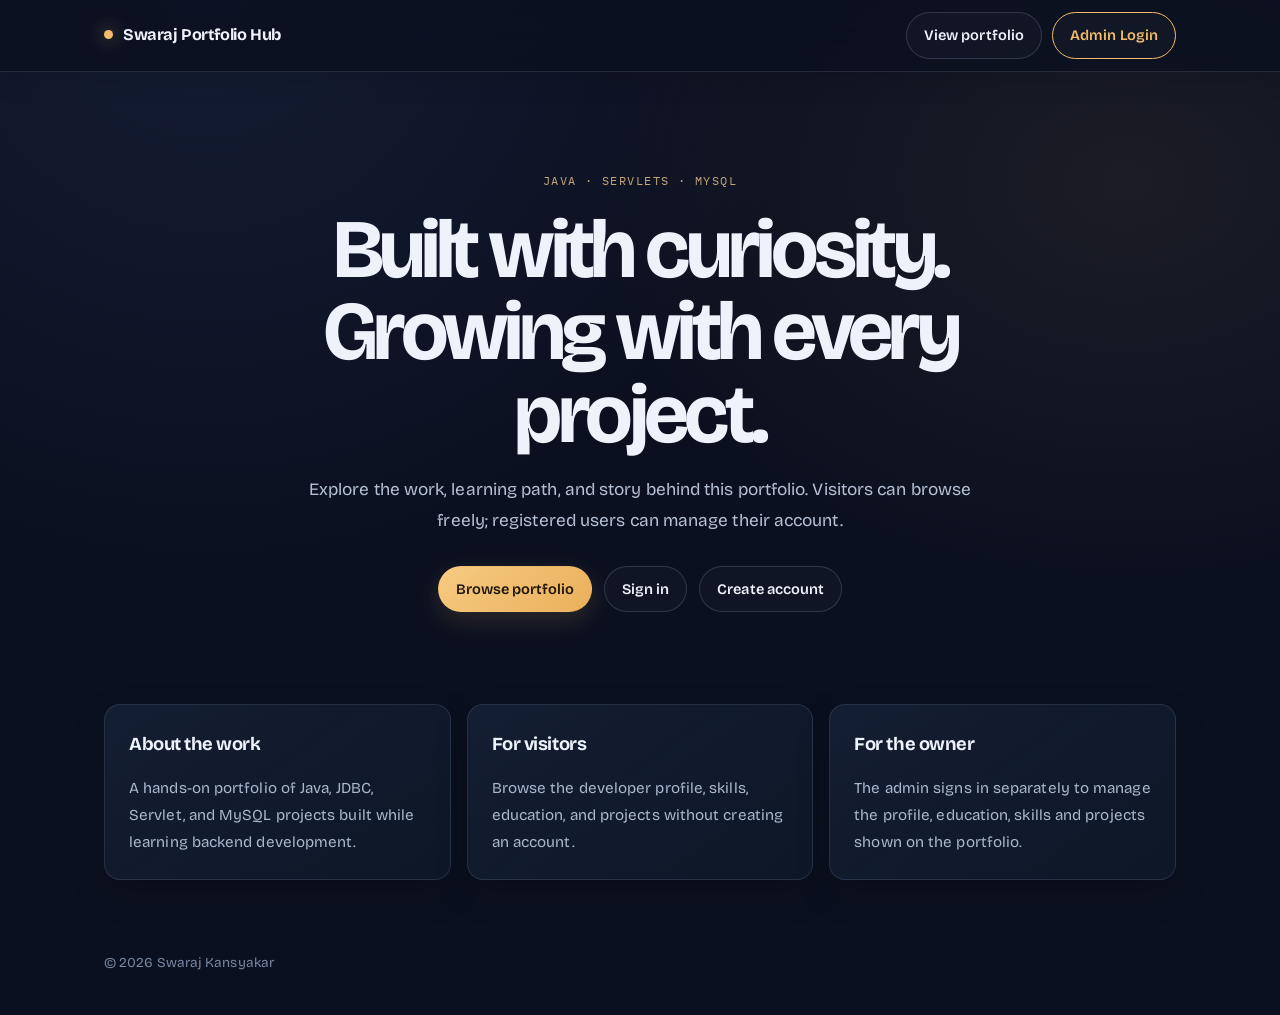
<file: frontend/index.html>
<!DOCTYPE html>
<html lang="en">
<head>
<meta charset="UTF-8">
<meta name="viewport" content="width=device-width, initial-scale=1">
<title>Swaraj Portfolio Hub</title>
<meta name="description" content="A Java Servlet + MySQL portfolio app with user accounts and an admin panel.">
<link rel="preconnect" href="https://fonts.googleapis.com">
<link rel="preconnect" href="https://fonts.gstatic.com" crossorigin>
<link href="https://fonts.googleapis.com/css2?family=Bricolage+Grotesque:opsz,wght@12..96,400;12..96,500;12..96,700&family=IBM+Plex+Mono:wght@400;500&display=swap" rel="stylesheet">
<link rel="stylesheet" href="css/style.css">
<link rel="stylesheet" href="css/pages.css">
</head>
<body>
<header class="bar">
  <a class="brand" href="index.html">Swaraj Portfolio Hub</a>
  <div class="right"><a class="btn" href="portfolio.html">View portfolio</a><a class="btn admin" href="admin-login.html">Admin Login</a></div>
</header>
<main class="wrap">
  <section class="lp">
    <p class="muted sm">Java &middot; Servlets &middot; MySQL</p>
    <h1>Built with curiosity.<br>Growing with every project.</h1>
    <p class="lead">Explore the work, learning path, and story behind this portfolio. Visitors can browse freely; registered users can manage their account.</p>
    <div class="btns">
      <button class="btn primary" type="button" id="guest">Browse portfolio</button>
      <a class="btn" href="login.html">Sign in</a>
      <a class="btn" href="register.html">Create account</a>
    </div>
  </section>
  <section class="cards" aria-label="About this app">
    <div class="panel"><h3>About the work</h3><p>A hands-on portfolio of Java, JDBC, Servlet, and MySQL projects built while learning backend development.</p></div>
    <div class="panel"><h3>For visitors</h3><p>Browse the developer profile, skills, education, and projects without creating an account.</p></div>
    <div class="panel"><h3>For the owner</h3><p>The admin signs in separately to manage the profile, education, skills and projects shown on the portfolio.</p></div>
  </section>
</main>
<footer class="wrap foot">&copy; <span id="yr"></span> Swaraj Kansyakar</footer>
<script src="js/data.js"></script>
<script src="js/common.js"></script>
<script>
  $("#yr").textContent = new Date().getFullYear();
  $("#guest").onclick = () => { setUser({ name: "Guest", role: "guest" }); location.href = "portfolio.html"; };
</script>
</body>
</html>
</file>
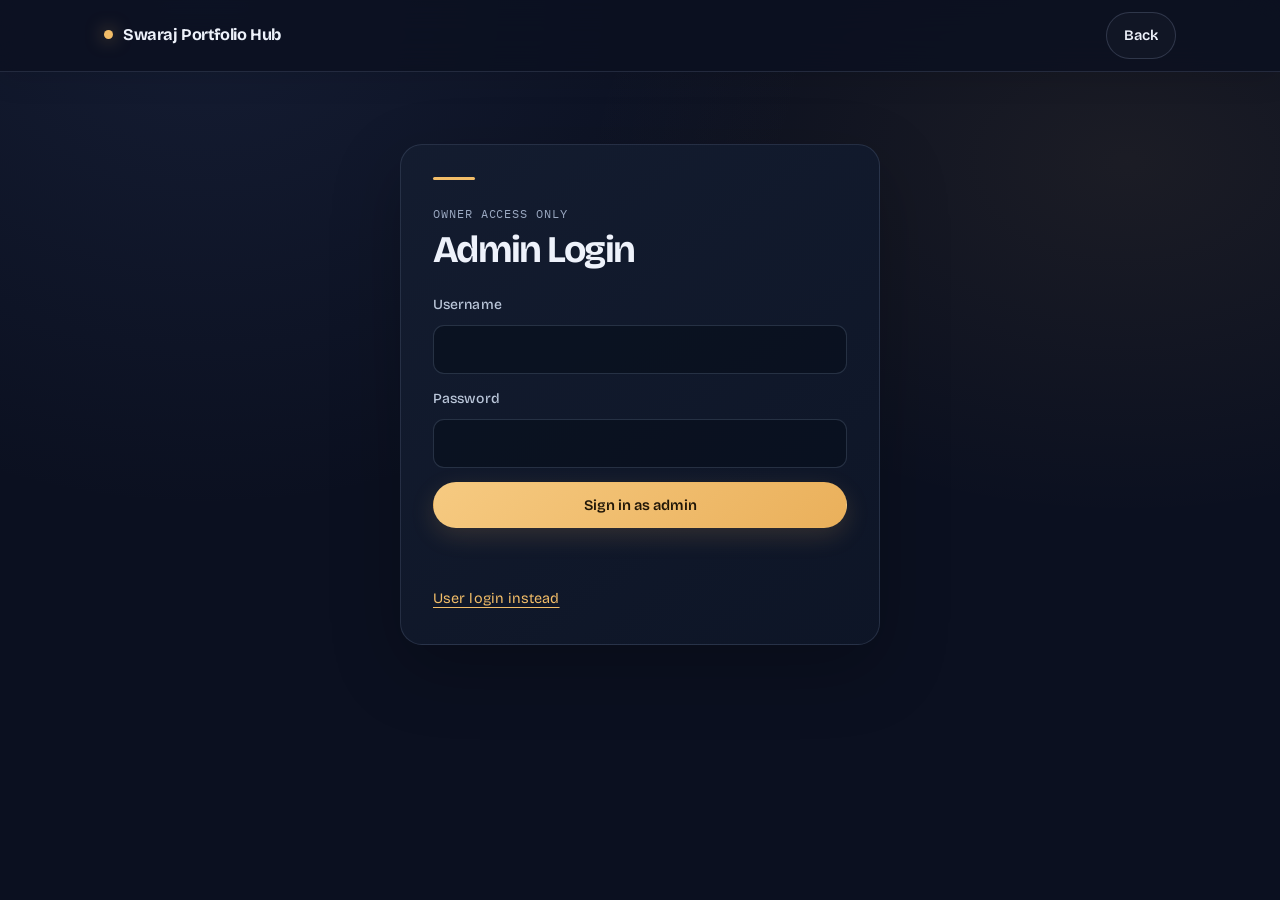
<file: frontend/admin-dashboard.html>
<!DOCTYPE html>
<html lang="en">
<head>
  <meta charset="UTF-8">
  <meta name="viewport" content="width=device-width, initial-scale=1">
  <title>Community | Swaraj Portfolio Hub</title>
  <link rel="stylesheet" href="css/style.css">
  <link rel="stylesheet" href="css/pages.css">
</head>
<body>
  <header class="bar"><a class="brand" href="index.html">Swaraj Portfolio Hub</a><div class="right" id="bar-right"></div></header>
  <main class="wrap page">
    <p class="muted sm" id="role">Administrator</p>
    <h2 id="hello">Community</h2>
    <p class="muted">Manage relationship requests and memberships.</p>
    <div class="btns admin-dashboard-actions"><a class="btn" href="#user-management-title">Manage users / remove user</a></div>
    <div class="status" id="status" aria-live="polite"></div>
    <div class="relationship-area" id="relationships"></div>
    <section class="panel admin-user-management" aria-labelledby="user-management-title">
      <div class="row"><div><h3 id="user-management-title">User accounts</h3><p class="muted">Remove a user and their relationship, conversation, and message data.</p></div></div>
      <div id="admin-users" aria-live="polite"><p class="muted">Loading user accounts...</p></div>
    </section>
  </main>
  <script src="js/data.js"></script>
  <script src="js/common.js"></script>
  <script src="js/relationships.js"></script>
  <script src="js/admin-users.js"></script>
  <script>
    const currentAdmin = requireRole("admin");
    if (currentAdmin) {
      mountTopbar(currentAdmin);
      initRelationships(currentAdmin);
      initAdminUsers();
    }
  </script>
</body>
</html>
</file>
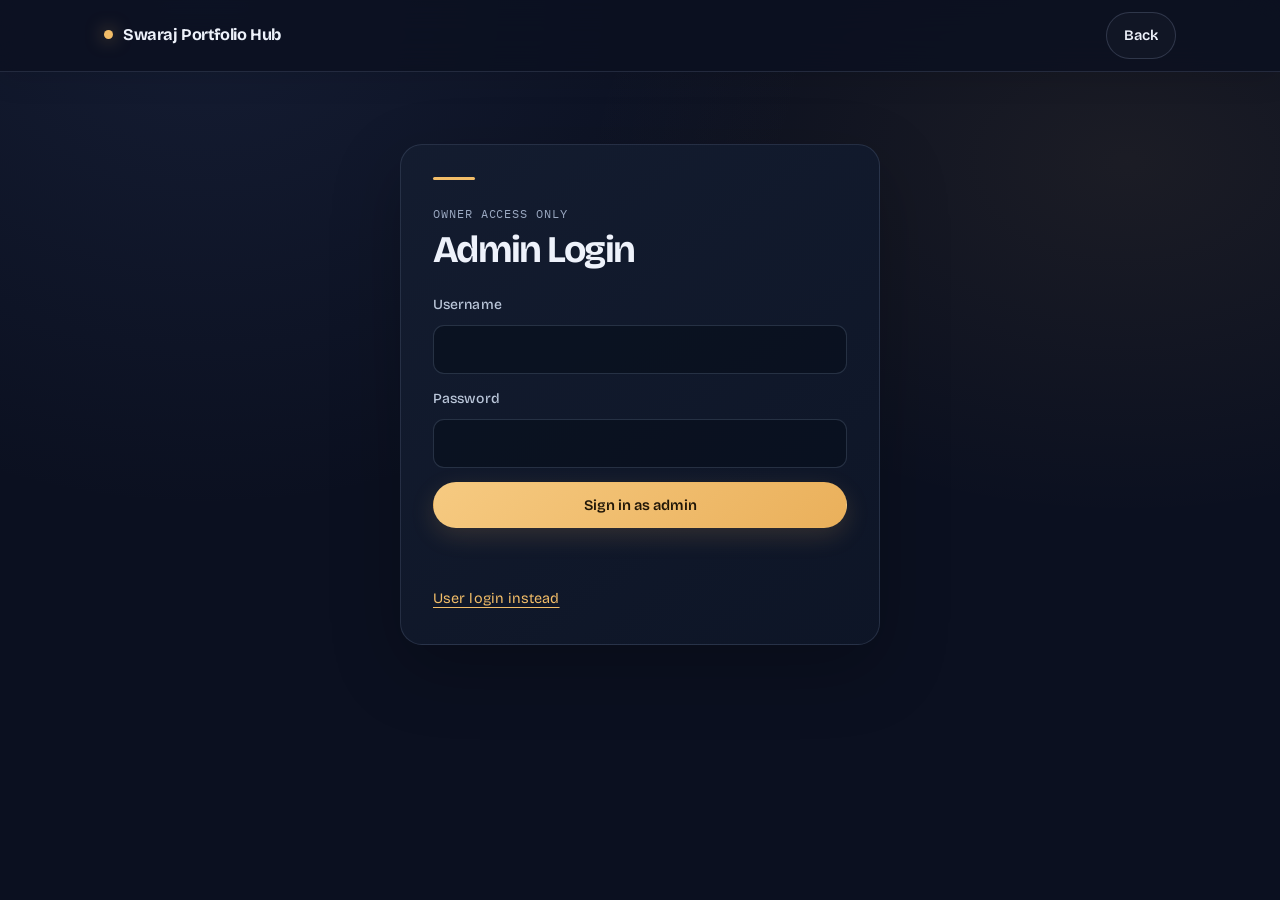
<file: frontend/admin-login.html>
<!DOCTYPE html>
<html lang="en">
<head>
<meta charset="UTF-8">
<meta name="viewport" content="width=device-width, initial-scale=1">
<title>Admin Login | Swaraj Portfolio Hub</title>
<link href="https://fonts.googleapis.com/css2?family=Bricolage+Grotesque:opsz,wght@12..96,400;12..96,500;12..96,700&family=IBM+Plex+Mono:wght@400;500&display=swap" rel="stylesheet">
<link rel="stylesheet" href="css/style.css">
<link rel="stylesheet" href="css/pages.css">
</head>
<body data-page="admin-login">
<header class="bar"><a class="brand" href="index.html">Swaraj Portfolio Hub</a><div class="right"><a class="btn" href="index.html">Back</a></div></header>
<main class="auth-page">
  <p class="muted sm">Owner access only</p>
  <h1>Admin Login</h1>
  <form id="auth-form" class="stack-form">
    <label>Username<input name="username" autocomplete="username" required></label>
    
    <label>Password<input name="password" type="password" autocomplete="current-password" required></label>
    <button class="btn primary" type="submit" id="submit">Sign in as admin</button>
  </form>
  <div class="status" id="status" aria-live="polite"></div>
  <p class="alt"><a href="login.html">User login instead</a></p>
</main>
<script src="js/data.js"></script>
<script src="js/common.js"></script>
<script src="js/auth.js"></script>
</body>
</html>
</file>
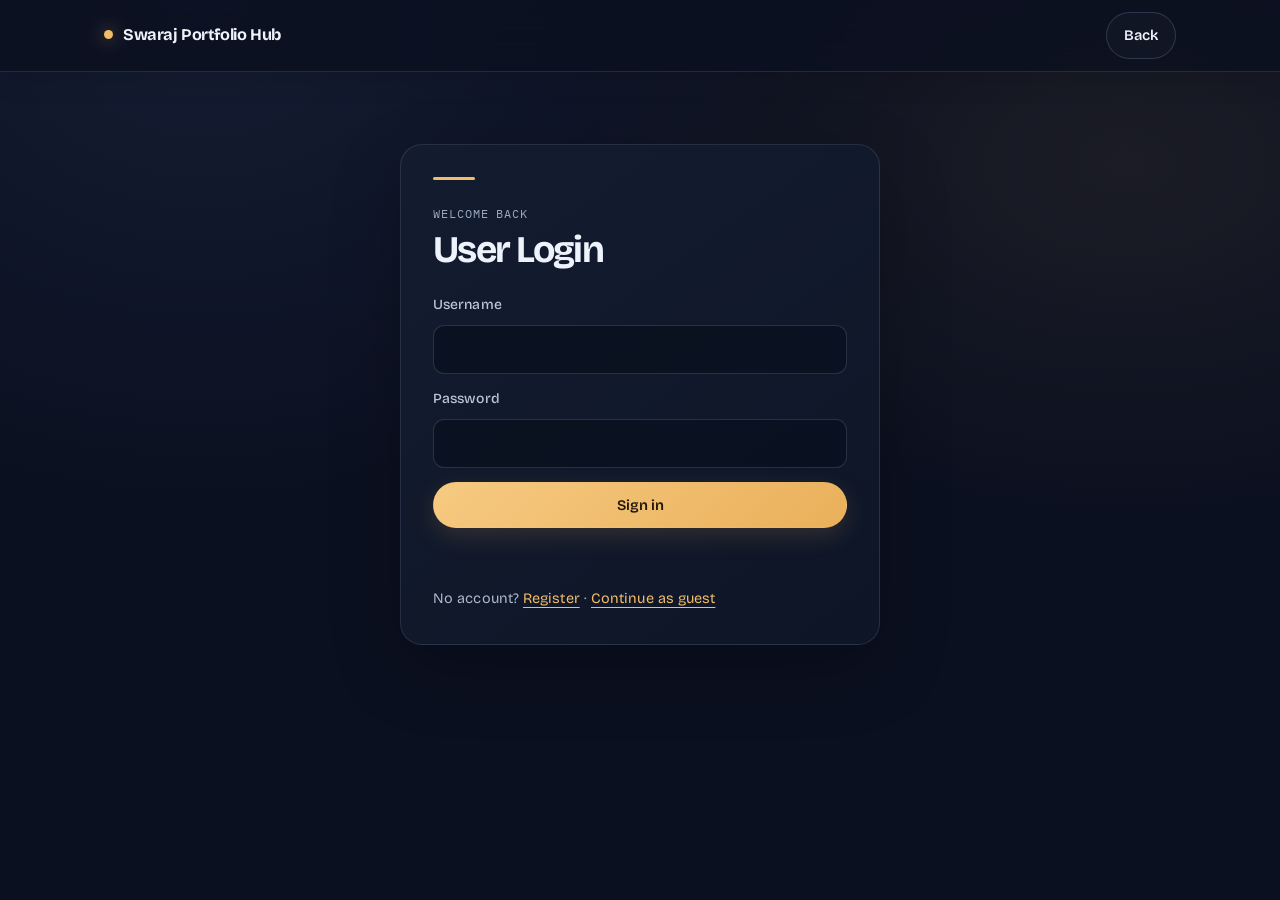
<file: frontend/chat.html>
<!DOCTYPE html>
<html lang="en">
<head>
  <meta charset="UTF-8">
  <meta name="viewport" content="width=device-width, initial-scale=1">
  <title>Messages | Swaraj Portfolio Hub</title>
  <link href="https://fonts.googleapis.com/css2?family=Bricolage+Grotesque:opsz,wght@12..96,400;12..96,500;12..96,700&family=IBM+Plex+Mono:wght@400;500&display=swap" rel="stylesheet">
  <link rel="stylesheet" href="css/style.css">
  <link rel="stylesheet" href="css/pages.css">
</head>
<body>
  <header class="bar"><a class="brand" href="index.html">Swaraj Portfolio Hub</a><div class="right" id="bar-right"></div></header>
  <main class="wrap page chat-page">
    <p class="muted sm" id="role"></p>
    <div class="chat-page-heading"><div><h2>Messages</h2><p class="muted">Private conversations with the portfolio community.</p></div><div class="chat-page-controls"><label class="chat-feature-control" id="chat-feature-control" hidden><input id="chat-enabled" type="checkbox"><span>Chat enabled</span></label><span class="chat-presence"><i></i> Refreshes every 7 sec</span></div></div>
    <div class="status" id="status" aria-live="polite"></div>
    <div class="chat-layout">
      <aside class="chat-sidebar" aria-label="Conversations">
        <form id="new-chat-form" class="chat-start-form">
          <label for="recipient">Start a conversation</label>
          <div class="chat-input-row"><input id="recipient" name="recipient" autocomplete="off" placeholder="Username" required><button class="btn primary chat-icon-button" type="submit" aria-label="Start conversation" title="Start conversation">+</button></div>
        </form>
        <div class="chat-list-heading"><h3>Your conversations</h3><span id="conversation-count" class="muted sm">0</span></div>
        <div class="chat-conversation-list" id="conversation-list"></div>
        <p class="chat-local-note">Your conversations are saved to your account and appear here automatically.</p>
      </aside>
      <section class="chat-thread" aria-label="Message thread">
        <div class="chat-thread-heading" id="thread-heading">
          <div class="chat-empty-avatar" aria-hidden="true">...</div>
          <div><h3>Select a conversation</h3><p class="muted">Choose a recent chat or start a new one.</p></div>
        </div>
        <div class="chat-messages" id="messages" aria-live="polite" aria-relevant="additions text">
          <div class="chat-empty-state"><span class="chat-empty-mark" aria-hidden="true">-&gt;</span><p>Your conversations will appear here.</p></div>
        </div>
        <form id="send-form" class="chat-compose" hidden>
          <label class="sr-only" for="message">Write a message</label>
          <textarea id="message" name="message" rows="1" maxlength="2000" placeholder="Write a message..." required disabled></textarea>
          <button class="btn primary chat-send-button" type="submit" aria-label="Send message" title="Send message" disabled>Send <span aria-hidden="true">-&gt;</span></button>
        </form>
      </section>
    </div>
  </main>
  <script src="js/data.js"></script>
  <script src="js/common.js"></script>
  <script src="js/chat.js"></script>
</body>
</html>
</file>
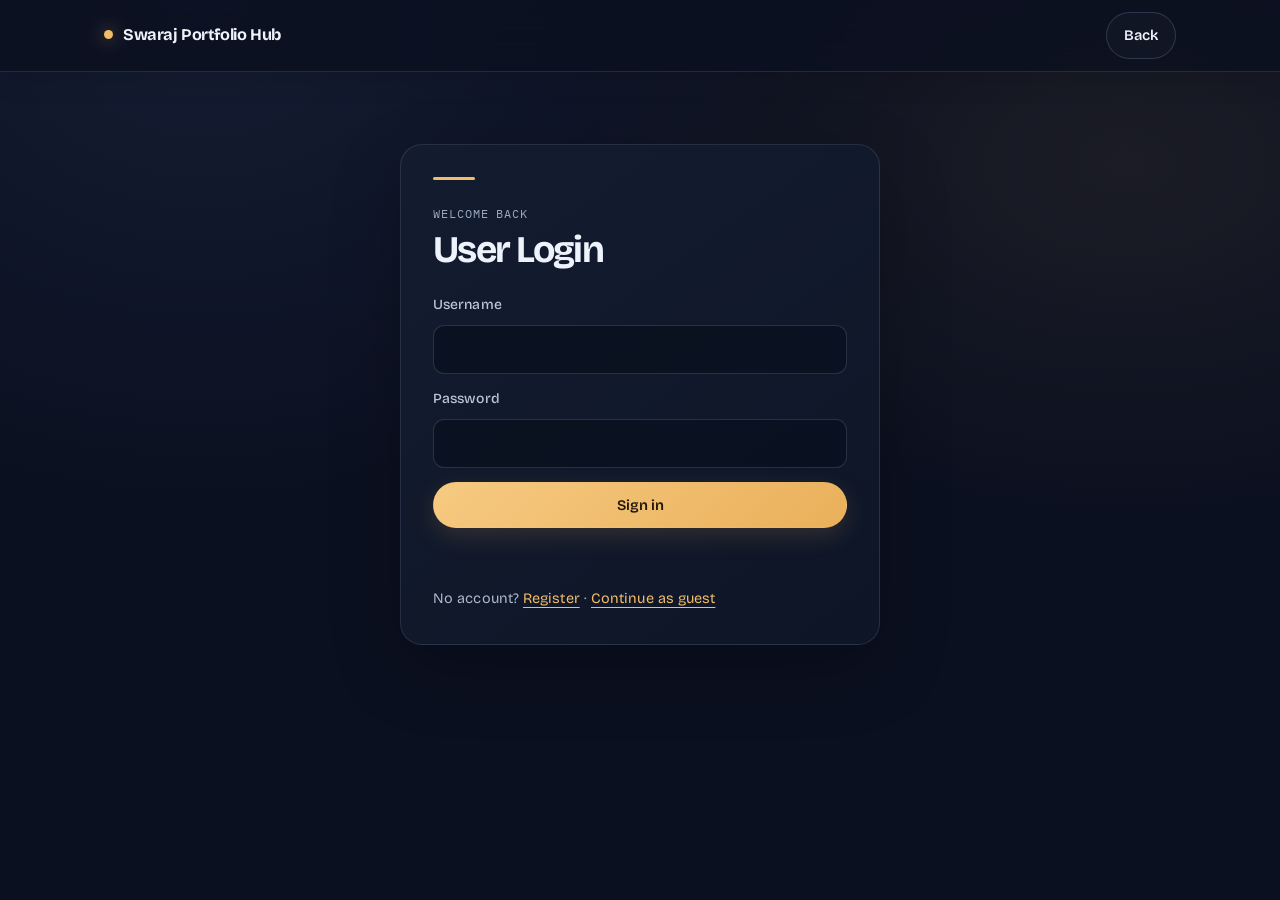
<file: frontend/login.html>
<!DOCTYPE html>
<html lang="en">
<head>
<meta charset="UTF-8">
<meta name="viewport" content="width=device-width, initial-scale=1">
<title>User Login | Swaraj Portfolio Hub</title>
<link href="https://fonts.googleapis.com/css2?family=Bricolage+Grotesque:opsz,wght@12..96,400;12..96,500;12..96,700&family=IBM+Plex+Mono:wght@400;500&display=swap" rel="stylesheet">
<link rel="stylesheet" href="css/style.css">
<link rel="stylesheet" href="css/pages.css">
</head>
<body data-page="login">
<header class="bar"><a class="brand" href="index.html">Swaraj Portfolio Hub</a><div class="right"><a class="btn" href="index.html">Back</a></div></header>
<main class="auth-page">
  <p class="muted sm">Welcome back</p>
  <h1>User Login</h1>
  <form id="auth-form" class="stack-form">
    <label>Username<input name="username" autocomplete="username" required></label>
    
    <label>Password<input name="password" type="password" autocomplete="current-password" required></label>
    <button class="btn primary" type="submit" id="submit">Sign in</button>
  </form>
  <div class="status" id="status" aria-live="polite"></div>
  <p class="alt">No account? <a href="register.html">Register</a> &middot; <a href="index.html">Continue as guest</a></p>
</main>
<script src="js/data.js"></script>
<script src="js/common.js"></script>
<script src="js/auth.js"></script>
</body>
</html>
</file>
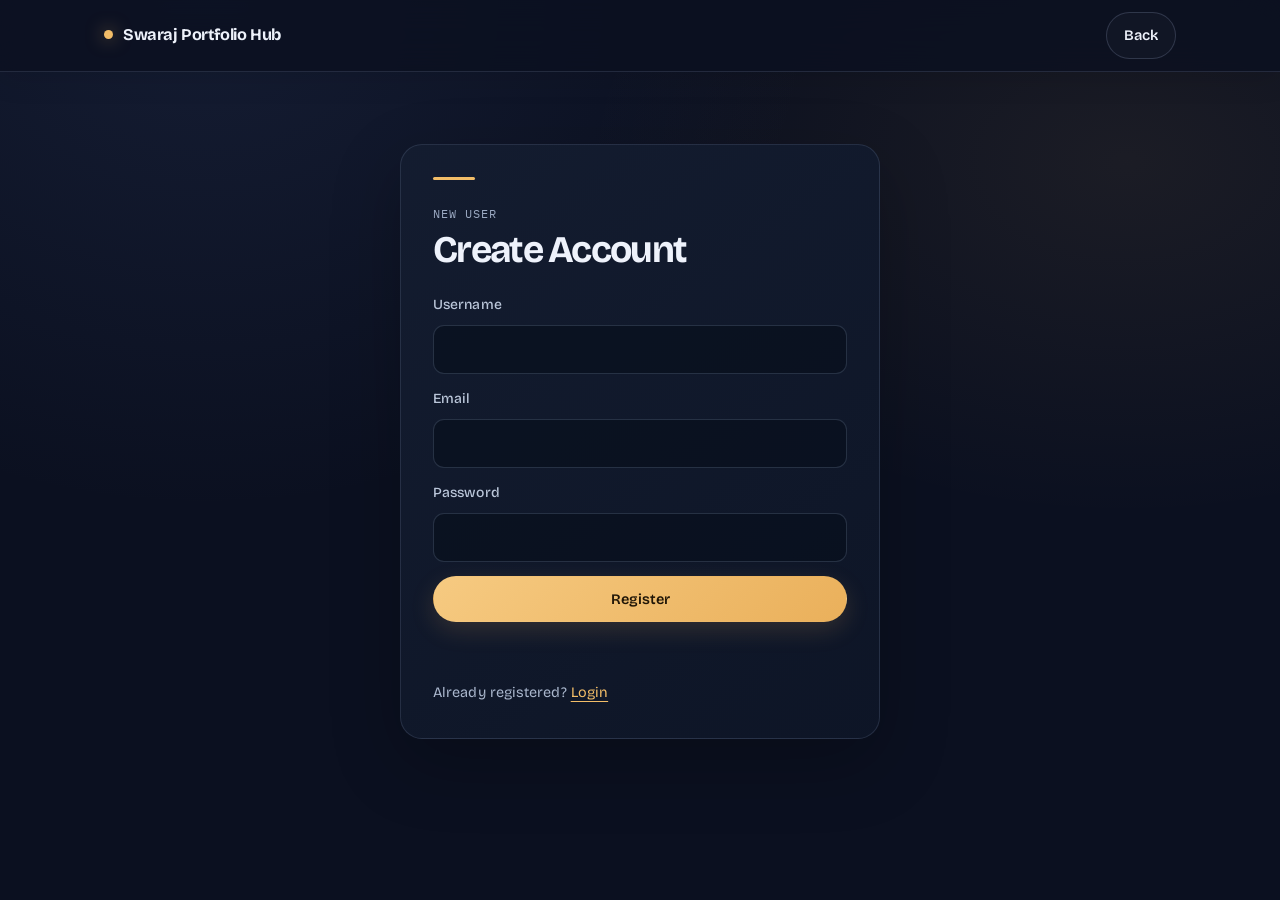
<file: frontend/register.html>
<!DOCTYPE html>
<html lang="en">
<head>
<meta charset="UTF-8">
<meta name="viewport" content="width=device-width, initial-scale=1">
<title>Create Account | Swaraj Portfolio Hub</title>
<link href="https://fonts.googleapis.com/css2?family=Bricolage+Grotesque:opsz,wght@12..96,400;12..96,500;12..96,700&family=IBM+Plex+Mono:wght@400;500&display=swap" rel="stylesheet">
<link rel="stylesheet" href="css/style.css">
<link rel="stylesheet" href="css/pages.css">
</head>
<body data-page="register">
<header class="bar"><a class="brand" href="index.html">Swaraj Portfolio Hub</a><div class="right"><a class="btn" href="index.html">Back</a></div></header>
<main class="auth-page">
  <p class="muted sm">New user</p>
  <h1>Create Account</h1>
  <form id="auth-form" class="stack-form">
    <label>Username<input name="username" autocomplete="username" required></label>
    <label>Email<input name="email" type="email" autocomplete="email" required></label>
    <label>Password<input name="password" type="password" autocomplete="new-password" required></label>
    <button class="btn primary" type="submit" id="submit">Register</button>
  </form>
  <div class="status" id="status" aria-live="polite"></div>
  <p class="alt">Already registered? <a href="login.html">Login</a></p>
</main>
<script src="js/data.js"></script>
<script src="js/common.js"></script>
<script src="js/auth.js"></script>
</body>
</html>
</file>
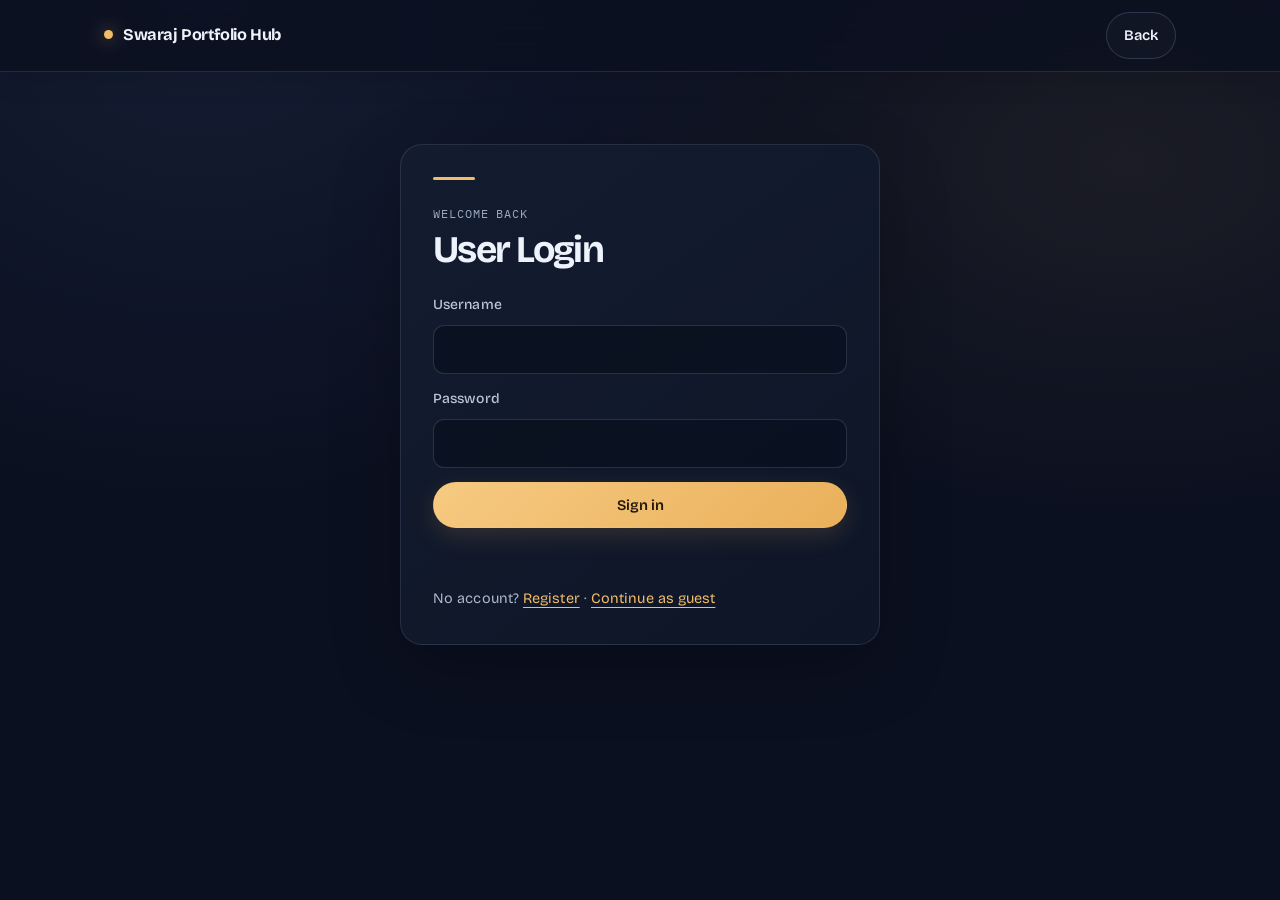
<file: frontend/user-dashboard.html>
<!DOCTYPE html>
<html lang="en"><head><meta charset="UTF-8"><meta name="viewport" content="width=device-width, initial-scale=1"><link href="https://fonts.googleapis.com/css2?family=Bricolage+Grotesque:opsz,wght@12..96,400;12..96,500;12..96,700&family=IBM+Plex+Mono:wght@400;500&display=swap" rel="stylesheet"><link rel="stylesheet" href="css/style.css"><link rel="stylesheet" href="css/pages.css"><title>My Dashboard | Swaraj Portfolio Hub</title></head>
<body>
<header class="bar"><a class="brand" href="index.html">Swaraj Portfolio Hub</a><div class="right" id="bar-right"></div></header>
<main class="wrap page">
  <p class="muted sm" id="role"></p>
  <h2 id="hello">Dashboard</h2>
  <div class="status" id="status" aria-live="polite"></div>
  <div class="stack">
    <section class="panel" id="account"></section>
    <div class="relationship-area" id="relationships"></div>
    <section class="panel" id="dev"><h3>Developer profile</h3><p class="muted">Loading...</p></section>
  </div>
</main>
<script src="js/data.js"></script>
<script src="js/common.js"></script>
<script src="js/relationships.js"></script>
<script src="js/user.js"></script>
</body></html>
</file>
<file: frontend/css/style.css>
:root{
  --bg:#0d1320; --surface:#151d2e; --line:#26324a; --text:#e8ebf2; --muted:#93a0b8;
  --accent:#f2b84b; --ok:#6fcf97;
  --sans:"Bricolage Grotesque",system-ui,-apple-system,"Segoe UI",sans-serif;
  --mono:"IBM Plex Mono",ui-monospace,Menlo,Consolas,monospace;
  --r:6px; --w:1040px;
}
*{box-sizing:border-box;margin:0}
[hidden]{display:none!important}
html{scroll-behavior:smooth;scroll-padding-top:72px}
body{background:var(--bg);color:var(--text);font:400 17px/1.65 var(--sans);-webkit-font-smoothing:antialiased}
a{color:inherit}
:focus-visible{outline:2px solid var(--accent);outline-offset:3px}
.wrap{max-width:var(--w);margin:0 auto;padding:0 24px}
.muted{color:var(--muted)} .sm{font-size:.9rem}

/* nav */
.nav{position:sticky;top:0;z-index:10;display:flex;justify-content:space-between;align-items:center;
  padding:14px max(24px,calc((100% - var(--w))/2 + 24px));background:rgba(13,19,32,.94);border-bottom:1px solid var(--line)}
.brand{font-weight:700;text-decoration:none;letter-spacing:-.01em}
.nav nav{display:flex;gap:26px;align-items:center}
.nav nav a{color:var(--muted);text-decoration:none;font-size:.95rem;padding:4px 0;border-bottom:2px solid transparent}
.nav nav a:hover,.nav nav a.active{color:var(--text);border-color:var(--accent)}
.menu-btn{display:none;background:none;border:1px solid var(--line);color:var(--text);font:inherit;font-size:.9rem;padding:6px 12px;border-radius:var(--r)}

/* hero */
.hero{display:grid;grid-template-columns:1fr 260px;gap:56px;align-items:center;padding-top:88px;padding-bottom:56px}
h1{font-size:clamp(2.6rem,6.5vw,4.6rem);line-height:1.02;font-weight:700;letter-spacing:-.035em;margin:10px 0 14px}
.title{font-size:1.25rem;font-weight:500;color:var(--accent);margin-bottom:20px}
.lead{max-width:56ch;color:#c9d1e0;margin-bottom:30px}
.btns{display:flex;flex-wrap:wrap;gap:12px}
.btn{display:inline-block;padding:11px 20px;border:1px solid var(--line);border-radius:var(--r);text-decoration:none;font-weight:500;font-size:.95rem;transition:border-color .15s,background .15s}
.btn:hover{border-color:var(--muted)}
.btn.primary{background:var(--accent);border-color:var(--accent);color:#1a1405}
.btn.primary:hover{background:#ffc75f}
#gh, #li, #gh2, #li2{
  display:inline-flex;align-items:center;justify-content:center;gap:8px;
  min-width:150px;border-radius:999px;font-weight:600;letter-spacing:.01em;
  transition:transform .15s ease, border-color .15s ease, box-shadow .15s ease;
}
#gh, #gh2{background:rgba(255,255,255,.02);border-color:rgba(255,255,255,.18);color:#eef4ff}
#li, #li2{background:rgba(59,130,246,.12);border-color:rgba(96,165,250,.45);color:#edf6ff}
#gh:hover, #li:hover, #gh2:hover, #li2:hover{
  transform:translateY(-1px);box-shadow:0 10px 18px rgba(15,23,42,.22)
}
.photo{width:260px;aspect-ratio:4/5;border-radius:var(--r);overflow:hidden;border:1px solid var(--line);background:var(--surface)}
.photo img{width:100%;height:100%;object-fit:cover;display:block}
.photo.empty{display:grid;place-items:center;font-size:3.4rem;font-weight:700;color:var(--muted);letter-spacing:-.03em}

/* learning path: the one distinctive element */
.path-wrap{padding-bottom:24px}
.small-h{font-size:1rem;font-weight:500;color:var(--muted);margin-bottom:18px}
.path{list-style:none;padding:0;display:grid;grid-template-columns:repeat(5,1fr);position:relative}
.path li{position:relative;padding-top:28px}
.path li::before{content:"";position:absolute;top:8px;left:0;right:0;height:2px;background:var(--line)}
.path li.done::before{background:var(--ok)}
.path li.now::before{background:linear-gradient(90deg,var(--ok),var(--accent))}
.path li::after{content:"";position:absolute;top:2px;left:0;width:14px;height:14px;border-radius:50%;background:var(--bg);border:2px solid var(--line)}
.path li.done::after{background:var(--ok);border-color:var(--ok)}
.path li.now::after{background:var(--accent);border-color:var(--accent);box-shadow:0 0 0 5px rgba(242,184,75,.18)}
.path b{display:block;font-weight:500;font-size:.98rem}
.path small{font-family:var(--mono);font-size:.74rem;color:var(--muted)}
.path li.now small{color:var(--accent)}

/* sections */
.sec{padding-top:96px}
h2{font-size:clamp(1.7rem,3.4vw,2.2rem);letter-spacing:-.025em;line-height:1.15;margin-bottom:28px;font-weight:700}
h3{font-size:1.15rem;font-weight:700;letter-spacing:-.01em}
.prose{max-width:66ch}.prose p+p{margin-top:1em}

/* skills */
.skills{display:grid;grid-template-columns:repeat(4,1fr);gap:32px}
.sg{background:var(--surface);border:1px solid var(--line);border-radius:var(--r);padding:22px;box-shadow:0 10px 24px rgba(0,0,0,.08)}
.sg h3{font-size:1rem;color:var(--muted);font-weight:500;padding-bottom:10px;margin-bottom:12px;border-bottom:1px solid var(--line)}
.sg ul{list-style:none;padding:0;display:grid;gap:10px}.sg li{display:flex;align-items:center;justify-content:space-between;gap:10px;padding:8px 10px;border:1px solid rgba(255,255,255,.05);border-radius:10px;background:rgba(255,255,255,.02)}
.sg li{color:#dfe8f8}.sg small{color:var(--muted);font-size:.8rem}
.learning{font-family:var(--mono);font-style:normal;font-size:.7rem;margin-left:8px;padding:2px 7px;border:1px solid var(--accent);color:var(--accent);border-radius:99px;vertical-align:2px}
.sg .muted{margin-top:10px;line-height:1.5}

/* projects */
.proj{background:var(--surface);border:1px solid var(--line);border-radius:var(--r);padding:26px;box-shadow:0 10px 24px rgba(0,0,0,.08)}
.proj p{color:#c3ccdc;margin:10px 0 16px;font-size:.98rem}
.tags{display:flex;flex-wrap:wrap;gap:8px;margin-bottom:16px}
.tag{font-family:var(--mono);font-size:.76rem;padding:3px 9px;border:1px solid var(--line);border-radius:4px;color:var(--muted);background:rgba(255,255,255,.02)}
.link{color:var(--accent);font-size:.92rem;font-weight:500;text-underline-offset:4px;display:inline-block;margin-right:12px}
.link:hover{color:#ffd27a}
.feat{display:grid;grid-template-columns:1.5fr 1fr;gap:36px;padding:38px;border-color:#3a4a6b;border-left:3px solid var(--accent)}
.feat h3{font-size:1.7rem;letter-spacing:-.02em}
.feat p{font-size:1.02rem}
.pts{list-style:none;padding:0;align-self:center;border-left:1px solid var(--line);padding-left:28px}
.pts li{padding:7px 0;color:var(--muted);font-size:.95rem}
.mid{display:grid;grid-template-columns:1fr 1fr;gap:20px;margin-top:20px}
.small{margin-top:20px;display:flex;flex-wrap:wrap;align-items:center;gap:8px 20px;padding:16px 22px;background:none}
.small h3{font-size:1rem}.small p{margin:0;flex:1 1 240px;font-size:.92rem}.small .tags{margin:0}

/* education, contact */
.edu-list{display:grid;gap:20px}
.edu{background:var(--surface);border:1px solid var(--line);border-radius:var(--r);padding:20px 22px;box-shadow:0 10px 24px rgba(0,0,0,.08)}
.edu h3{margin-bottom:8px}
.edu p{margin-top:6px;color:#c3ccdc}
.contact{list-style:none;padding:0;margin-top:20px;max-width:520px}
.contact li{display:flex;gap:24px;padding:14px 0;border-bottom:1px solid var(--line)}
.contact li>span:first-child{width:80px;color:var(--muted);flex:none}
.contact a{text-underline-offset:4px;overflow-wrap:anywhere}.contact a:hover{color:var(--accent)}
.foot{padding-top:96px;padding-bottom:40px;color:var(--muted);font-size:.85rem}

/* auth */
#auth-slot{display:flex;align-items:center}
.auth-user{display:flex;align-items:center;gap:10px;color:var(--text)}
.auth-user span{font-size:.9rem;color:var(--muted)}
.auth-logout{padding:8px 14px;font-size:.8rem}
.auth-modal{position:fixed;inset:0;background:rgba(9,12,20,.72);display:grid;place-items:center;z-index:50;padding:20px;overflow-y:auto}
.auth-modal.hidden{display:none}
.auth-panel{position:relative;width:min(100%,420px);max-height:calc(100vh - 40px);max-height:calc(100dvh - 40px);overflow-y:auto;background:var(--surface);border:1px solid var(--line);border-radius:16px;padding:28px 24px;box-shadow:0 26px 70px rgba(0,0,0,.35)}
.auth-kicker{font-family:var(--mono);font-size:.72rem;letter-spacing:.12em;text-transform:uppercase}
.close-auth{position:absolute;top:12px;right:12px;background:none;border:0;color:var(--muted);font-size:2rem;cursor:pointer;line-height:1}
.auth-modes{display:grid;grid-template-columns:1fr 1fr;margin-top:18px;border-bottom:1px solid var(--line)}
.auth-mode{background:none;border:0;border-bottom:2px solid transparent;color:var(--muted);font:inherit;padding:8px;cursor:pointer}
.auth-mode.active{border-color:var(--accent);color:var(--text)}
.login-form{display:grid;gap:18px;margin-top:16px}
.login-form label{display:grid;gap:8px;font-size:.9rem;color:var(--muted)}
.login-form input,.login-form select{background:#0f1727;border:1px solid var(--line);border-radius:10px;padding:12px 14px;color:var(--text);font:inherit}
.login-form input:focus,.login-form select:focus{border-color:var(--accent);outline:none}
.demo-credentials{padding:12px 14px;border:1px dashed var(--line);border-radius:10px;background:rgba(255,255,255,.02)}
.demo-credentials p{font-size:.8rem;color:var(--muted);margin-bottom:4px}
.auth-submit{width:100%;justify-content:center;border:none;cursor:pointer}
.auth-submit:disabled{cursor:wait;opacity:.65}
.auth-guest{width:100%;text-align:center;cursor:pointer}
.auth-message{min-height:20px;font-size:.85rem;color:var(--ok)}
.auth-message.error{color:#ff7c7c}

/* dashboard */
.dashboard-heading{display:flex;justify-content:space-between;align-items:end;gap:20px;margin-bottom:26px}
.dashboard-heading h2{margin:5px 0 0}
.dashboard-kicker{font-family:var(--mono);font-size:.75rem;text-transform:uppercase}
.dashboard-grid{display:grid;grid-template-columns:minmax(0,1fr);gap:24px}
.panel{background:var(--surface);border:1px solid var(--line);border-radius:var(--r);padding:22px}
.panel h3{margin-bottom:16px}
.dashboard-copy{max-width:64ch;color:#c3ccdc}
.dashboard-actions{display:flex;flex-wrap:wrap;gap:10px;margin-top:18px}
.panel-section + .panel-section{margin-top:24px;padding-top:20px;border-top:1px solid var(--line)}
.panel-section h4{margin-bottom:12px;color:var(--muted)}
.stack-form{display:grid;gap:12px}
.stack-form input,.stack-form textarea,.stack-form select{background:#0f1727;border:1px solid var(--line);border-radius:10px;padding:12px 14px;color:var(--text);font:inherit}
.stack-form textarea{resize:vertical;min-height:90px}
.check-row{display:flex;align-items:center;gap:8px;color:var(--muted);font-size:.9rem}
.mini-list{display:grid;gap:10px;margin-top:16px}
.mini-skill,.mini-card{background:#0d1523;border:1px solid var(--line);border-radius:10px;padding:12px 14px;color:var(--text)}
.mini-skill{text-decoration:none}
.mini-skill:hover{border-color:var(--accent)}
.mini-card p{margin-top:6px;color:var(--muted)}

/* responsive */
@media(max-width:860px){
  .hero{grid-template-columns:1fr;gap:36px;padding-top:56px}
  .photo{width:180px}
  .skills{grid-template-columns:1fr 1fr}
  .feat{grid-template-columns:1fr;padding:26px}
  .pts{border-left:0;padding-left:0;border-top:1px solid var(--line);padding-top:12px}
  .mid{grid-template-columns:1fr}
  .path{grid-template-columns:1fr;gap:6px}
  .path li{padding:0 0 14px 30px}
  .path li::before{top:0;bottom:0;left:6px;right:auto;width:2px;height:auto}
  .path li::after{top:2px;left:0}
  .menu-btn{display:block}
  .nav nav{display:none;position:absolute;top:100%;left:0;right:0;flex-direction:column;align-items:flex-start;gap:0;background:var(--bg);border-bottom:1px solid var(--line);padding:8px 24px}
  .nav nav.open{display:flex}.nav nav a{padding:12px 0;width:100%}
}
@media(max-width:480px){.skills{grid-template-columns:1fr}}
@media(max-width:560px){.dashboard-heading{align-items:flex-start;flex-direction:column}.dashboard-heading>.btn{align-self:flex-start}}
@media(prefers-reduced-motion:reduce){html{scroll-behavior:auto}*{transition:none!important}}
</file>
<file: frontend/css/pages.css>
/* Extra styles for the separate pages (extends style.css) */
.bar{display:flex;justify-content:space-between;align-items:center;gap:12px;flex-wrap:wrap;padding:14px max(24px,calc((100% - var(--w))/2 + 24px));border-bottom:1px solid var(--line);background:var(--bg)}
.bar .right{display:flex;align-items:center;gap:10px;flex-wrap:wrap}
button.btn{background:none;color:var(--text);font-family:inherit;cursor:pointer}
button.btn.primary{background:var(--accent);color:#1a1405}
.btn.admin{border-color:var(--accent);color:var(--accent)}
.btn:disabled{opacity:.6;cursor:wait}
.lp{text-align:center;padding-top:96px;padding-bottom:24px}
.lp h1{font-size:clamp(2.2rem,5.5vw,3.6rem)}
.lp .lead{margin:0 auto 30px}
.lp .btns{justify-content:center}
.cards{display:grid;grid-template-columns:repeat(auto-fit,minmax(250px,1fr));gap:20px;margin-top:64px}
.cards p{color:#c3ccdc;font-size:.95rem;margin-top:8px}
.auth-page{max-width:420px;margin:64px auto;padding:0 24px}
.auth-page h1{font-size:2rem;margin:6px 0 20px}
.auth-page .alt{margin-top:18px;font-size:.9rem;color:var(--muted)}
.auth-page .alt a{color:var(--accent)}
.stack-form label{display:grid;gap:6px;font-size:.9rem;color:var(--muted)}
.stack-form label.check-row{display:flex}
.stack-form[data-opt]{gap:12px}
.page{padding-top:40px;padding-bottom:40px}
.page h2{margin-bottom:6px}
.stack{display:grid;gap:24px;margin-top:24px}
.row{display:flex;justify-content:space-between;align-items:center;gap:12px;margin-bottom:16px}
.row h3{margin:0}
.kv{display:grid;grid-template-columns:130px minmax(0,1fr);gap:10px 16px}
.kv dt{color:var(--muted)}.kv dd{overflow-wrap:anywhere}
.status{min-height:24px;margin-top:16px;font-size:.9rem;color:var(--ok)}
.status.error{color:#ff7c7c}
.tabs{display:flex;flex-wrap:wrap;gap:8px;margin-top:24px}
.tabs a{padding:8px 16px;border:1px solid var(--line);border-radius:var(--r);text-decoration:none;color:var(--muted);font-size:.95rem}
.tabs a.on{border-color:var(--accent);color:var(--text)}
.avatar{width:96px;height:96px;object-fit:cover;border-radius:50%;border:1px solid var(--line);margin-bottom:16px}
@media(max-width:560px){.kv{grid-template-columns:1fr;gap:2px}.kv dd{margin-bottom:10px}}

.relationship-area{display:grid;gap:18px;min-width:0}
.relationship-counts{display:grid;grid-template-columns:repeat(auto-fit,minmax(135px,1fr));gap:10px;margin:4px 0 2px}
.relationship-count{padding:14px 16px;border:1px solid var(--line);border-radius:var(--r);background:rgba(255,255,255,.025)}
.relationship-count strong{display:block;font-size:1.55rem;font-variant-numeric:tabular-nums}
.relationship-count span{display:block;margin-top:4px;color:var(--muted);font-size:.82rem}
.relationship-section{min-width:0;padding:20px 0;border-top:1px solid var(--line)}
.relationship-section h3{margin:0 0 14px}
.relationship-list{display:grid;gap:8px;margin:0;padding:0;list-style:none}
.relationship-list li{display:flex;align-items:center;justify-content:space-between;gap:12px;min-width:0;padding:11px 13px;border:1px solid var(--line);border-radius:10px;background:rgba(255,255,255,.02)}
.relationship-list li span{min-width:0;overflow-wrap:anywhere}
.relationship-list .btn{flex:none;min-height:36px;padding:7px 12px;font-size:.82rem}
.relationship-empty{color:var(--muted);font-size:.92rem}
@media(max-width:480px){.relationship-list li{align-items:flex-start;flex-direction:column}.relationship-list .btn{width:100%}}

/* Product polish: shared surfaces, clearer hierarchy, and calmer interaction states. */
:root{
  --bg:#0b1020;
  --surface:#121a2c;
  --line:rgba(155,174,211,.16);
  --text:#eef2fb;
  --muted:#9ba9c2;
  --accent:#f2bd68;
  --ok:#76d5a3;
  --r:16px;
  --w:1120px;
  --shadow:0 24px 70px rgba(0,0,0,.24);
  --soft-shadow:0 14px 34px rgba(0,0,0,.18);
}

html{scroll-padding-top:88px}
body{
  min-height:100vh;
  background:
    radial-gradient(ellipse at 16% 0%,rgba(86,113,178,.13),transparent 38rem),
    radial-gradient(ellipse at 88% 18%,rgba(242,189,104,.07),transparent 34rem),
    var(--bg);
  color:var(--text);
  letter-spacing:.005em;
}
::selection{background:rgba(242,189,104,.28);color:#fff}
a{transition:color .18s ease,border-color .18s ease,background .18s ease,transform .18s ease}
button,input,textarea,select{font:inherit}
button:focus-visible,input:focus-visible,textarea:focus-visible,select:focus-visible,a:focus-visible{outline:3px solid rgba(242,189,104,.72);outline-offset:3px}

.bar,.nav{
  background:rgba(11,16,32,.82);
  border-bottom:1px solid var(--line);
  box-shadow:0 8px 28px rgba(0,0,0,.10);
  backdrop-filter:blur(18px);
  -webkit-backdrop-filter:blur(18px);
}
.bar{position:sticky;top:0;z-index:20;min-height:72px;padding-top:12px;padding-bottom:12px}
.brand{font-size:1.02rem;letter-spacing:-.025em}
.brand::before{content:"";display:inline-block;width:9px;height:9px;margin:0 10px 1px 0;border-radius:50%;background:var(--accent);box-shadow:0 0 18px rgba(242,189,104,.6)}

.btn{
  min-height:42px;padding:10px 17px;border-color:rgba(155,174,211,.22);border-radius:999px;
  background:rgba(255,255,255,.025);color:var(--text);font-size:.91rem;font-weight:600;
  display:inline-flex;align-items:center;justify-content:center;gap:8px;
  transition:transform .18s ease,border-color .18s ease,background .18s ease,box-shadow .18s ease;
}
.btn:hover{transform:translateY(-1px);border-color:rgba(242,189,104,.55);background:rgba(255,255,255,.055);box-shadow:0 8px 22px rgba(0,0,0,.16)}
.btn.primary,button.btn.primary{background:linear-gradient(135deg,#f6ca81,#eab05b);border-color:transparent;color:#201607;box-shadow:0 8px 24px rgba(234,176,91,.16)}
.btn.primary:hover,button.btn.primary:hover{background:linear-gradient(135deg,#ffdaa0,#f1bb6a);box-shadow:0 12px 28px rgba(234,176,91,.24)}
.btn:disabled{transform:none;box-shadow:none;opacity:.58}

.lp{max-width:980px;margin:0 auto;padding-top:clamp(72px,11vh,128px);padding-bottom:20px}
.lp> .muted,.lp .sm{font-family:var(--mono);font-size:.75rem;letter-spacing:.12em;text-transform:uppercase;color:#c4a578}
.lp h1{max-width:790px;margin:18px auto 18px;font-size:clamp(2.8rem,7vw,5.2rem);line-height:.99;letter-spacing:-.055em}
.lp .lead{max-width:62ch;color:#b5c0d4;font-size:1.08rem;line-height:1.8}
.lp .btns{gap:12px}
.cards{margin-top:clamp(48px,8vh,88px);gap:16px;text-align:left}
.cards .panel{
  min-height:174px;padding:24px;border-radius:var(--r);border-color:var(--line);
  background:linear-gradient(145deg,rgba(21,31,51,.96),rgba(15,23,40,.92));
  box-shadow:var(--soft-shadow);transition:transform .2s ease,border-color .2s ease,box-shadow .2s ease;
}
.cards .panel:hover{transform:translateY(-3px);border-color:rgba(242,189,104,.3);box-shadow:var(--shadow)}
.cards h3{font-size:1.06rem;letter-spacing:-.02em}
.cards p{color:#aab7cd;line-height:1.75}
.foot{padding-top:72px;color:#7786a1}

.auth-page{
  width:min(100% - 32px,480px);max-width:none;margin:clamp(36px,8vh,76px) auto 60px;padding:32px;
  border:1px solid var(--line);border-radius:22px;
  background:linear-gradient(145deg,rgba(20,29,48,.97),rgba(14,22,39,.96));
  box-shadow:var(--shadow);
  animation:page-enter .35s ease both;
}
.auth-page::before{content:"";display:block;width:42px;height:3px;margin-bottom:24px;border-radius:99px;background:var(--accent)}
.auth-page h1{margin:8px 0 24px;font-size:2.35rem;letter-spacing:-.045em}
.auth-page .muted.sm{font-family:var(--mono);font-size:.73rem;letter-spacing:.08em;text-transform:uppercase}
.auth-page .alt{color:#aab7cd;line-height:1.8}
.auth-page .alt a{color:var(--accent);text-underline-offset:4px}

.page{padding-top:48px;padding-bottom:56px;animation:page-enter .35s ease both}
.page>p.muted.sm,.page>p#role{font-family:var(--mono);font-size:.74rem;letter-spacing:.1em;text-transform:uppercase;color:#c4a578}
.page>h2{margin-top:8px;font-size:clamp(2rem,4vw,2.7rem);letter-spacing:-.045em}
.page>.status{margin:14px 0 4px}
.stack{gap:18px;margin-top:22px}
.panel,.stack>.panel,.stack>section.panel{
  padding:clamp(20px,3vw,30px);border:1px solid var(--line);border-radius:var(--r);
  background:linear-gradient(145deg,rgba(21,31,51,.96),rgba(15,23,40,.94));box-shadow:var(--soft-shadow);
}
.panel h3{font-size:1.15rem;letter-spacing:-.025em}
.section-heading{margin:0 0 18px;font-size:1.12rem;letter-spacing:-.025em}
.guest-actions{margin-top:18px}
.loading-state{padding:14px 2px;color:#8f9db6;animation:pulse-loading 1.2s ease-in-out infinite alternate}
@keyframes pulse-loading{from{opacity:.55}to{opacity:1}}
.panel .row{padding-bottom:14px;margin-bottom:18px;border-bottom:1px solid var(--line)}
.panel .row h3{font-size:1.17rem}
#panel.manage-grid{grid-template-columns:repeat(2,minmax(0,1fr));align-items:start}
#panel>section+section{margin-top:0}
#tabs{position:sticky;top:70px;z-index:10;padding:10px;margin:16px 0 10px;border:1px solid var(--line);border-radius:16px;background:rgba(11,16,32,.88);backdrop-filter:blur(14px)}
.tabs{gap:6px}
.tabs a{padding:9px 15px;border-color:transparent;border-radius:999px;font-size:.88rem;font-weight:600}
.tabs a:hover{color:var(--text);background:rgba(255,255,255,.05)}
.tabs a.on{border-color:rgba(242,189,104,.34);background:rgba(242,189,104,.12);color:#f5d49e}

.stack-form{gap:14px}
.stack-form label{gap:8px;color:#bac6d9;font-size:.87rem;font-weight:500}
.stack-form input,.stack-form textarea,.stack-form select{
  width:100%;min-height:46px;padding:11px 14px;border:1px solid rgba(155,174,211,.2);border-radius:11px;
  background:rgba(7,13,25,.56);color:var(--text);font-size:.95rem;transition:border-color .18s ease,box-shadow .18s ease,background .18s ease;
}
.stack-form textarea{min-height:112px;line-height:1.6}
.stack-form input::placeholder,.stack-form textarea::placeholder{color:#6f7d97}
.stack-form input:hover,.stack-form textarea:hover,.stack-form select:hover{border-color:rgba(155,174,211,.38)}
.stack-form input:focus,.stack-form textarea:focus,.stack-form select:focus{outline:none;border-color:rgba(242,189,104,.72);background:rgba(7,13,25,.8);box-shadow:0 0 0 4px rgba(242,189,104,.1)}
.stack-form input[type=checkbox]{width:17px;min-height:17px;accent-color:var(--accent)}
.stack-form label.check-row{align-items:center;gap:10px;padding:10px 12px;border:1px solid var(--line);border-radius:11px;background:rgba(255,255,255,.02)}
.status{min-height:24px;color:var(--ok);font-size:.88rem;font-weight:500}
.status:not(:empty){padding:10px 13px;border:1px solid rgba(118,213,163,.18);border-radius:11px;background:rgba(118,213,163,.06)}
.status.error{color:#ff9999;border-color:rgba(255,124,124,.22);background:rgba(255,124,124,.06)}
.status:empty{padding:0;border:0;background:transparent}

.kv{grid-template-columns:140px minmax(0,1fr);gap:11px 18px}
.kv dt{color:#8492ac;font-size:.9rem}
.kv dd{color:#e1e7f1}
.mini-list{gap:9px}
.mini-skill,.mini-card{padding:15px 16px;border-color:rgba(155,174,211,.14);border-radius:13px;background:rgba(8,14,27,.45)}
#list .mini-skill{display:flex;align-items:center;justify-content:space-between;gap:18px}
#list .mini-skill>div:first-child{min-width:0;overflow-wrap:anywhere;color:#dce5f3;line-height:1.55}
#list .mini-skill .btns{flex:none;gap:7px}
#list .mini-skill .btn{min-height:36px;padding:7px 13px;font-size:.82rem}
.avatar{width:104px;height:104px;box-shadow:0 10px 28px rgba(0,0,0,.25)}
.preview-box{width:max-content;max-width:100%;padding:8px;border:1px solid var(--line);border-radius:14px;background:rgba(255,255,255,.03)}
.preview-box img{display:block;max-width:180px;max-height:180px;object-fit:cover;border-radius:10px}

.nav nav a{transition:color .18s ease,border-color .18s ease}
.nav nav a:hover{color:var(--text)}
.contact li{border-color:rgba(155,174,211,.13)}
.contact li:hover{border-color:rgba(242,189,104,.28)}
.proj,.sg,.edu{border-color:var(--line);border-radius:var(--r);background:linear-gradient(145deg,rgba(21,31,51,.96),rgba(15,23,40,.94));box-shadow:var(--soft-shadow);transition:transform .2s ease,border-color .2s ease,box-shadow .2s ease}
.proj:hover,.sg:hover,.edu:hover{transform:translateY(-2px);border-color:rgba(155,174,211,.29);box-shadow:var(--shadow)}
.feat{border-left:3px solid var(--accent)}
.tag{padding:5px 10px;border-radius:999px;background:rgba(255,255,255,.035)}

@keyframes page-enter{from{opacity:0;transform:translateY(8px)}to{opacity:1;transform:translateY(0)}}
@media(max-width:760px){
  #panel.manage-grid{grid-template-columns:1fr}
  #tabs{top:64px;overflow-x:auto;flex-wrap:nowrap;scrollbar-width:thin}
  .tabs a{flex:none}
  .auth-page{padding:26px 22px;border-radius:18px}
  .lp{padding-top:72px}
}
@media(max-width:480px){
  .bar{padding-left:18px;padding-right:18px}
  .bar .right{gap:7px}
  .bar .right .btn{padding:8px 12px;font-size:.82rem}
  .lp h1{font-size:clamp(2.45rem,13vw,3.6rem)}
  .lp .btns{display:grid;grid-template-columns:1fr;width:min(100%,260px);margin-inline:auto}
  .cards{margin-top:42px;grid-template-columns:1fr}
  .cards .panel{min-height:0;padding:21px}
  .page{padding-top:32px}
  #list .mini-skill{align-items:flex-start;flex-direction:column}
  #list .mini-skill .btns{width:100%}
  #list .mini-skill .btns .btn{flex:1}
  .kv{grid-template-columns:1fr;gap:2px}
  .kv dd{margin:0 0 9px}
}
@media(prefers-reduced-motion:reduce){
  .cards .panel,.proj,.sg,.edu,.auth-page,.page{animation:none;transition:none}
}

/* Editing controls stay inside the same sections and cards shown to visitors. */
.admin-status:empty{display:none}
.admin-status:not(:empty){position:relative;z-index:3;margin-top:12px;margin-bottom:-12px;padding:10px 14px;border:1px solid rgba(118,213,163,.18);border-radius:11px;background:rgba(118,213,163,.06);color:var(--ok);font-size:.88rem}
.admin-status.error{border-color:rgba(255,124,124,.22);background:rgba(255,124,124,.06);color:#ff9999}
.portfolio-section-heading{display:flex;align-items:center;justify-content:space-between;gap:18px;margin-bottom:28px}
.portfolio-section-heading h2{margin:0}
.portfolio-section-actions{display:flex;align-items:center;gap:8px;flex:none}
.portfolio-section-actions .btn{padding:8px 14px;font-size:.84rem}
.portfolio-admin-actions{display:flex;flex-wrap:wrap;gap:7px;margin-top:14px}
.portfolio-admin-actions .btn{min-height:34px;padding:6px 12px;font-size:.8rem}
.portfolio-editor{margin-top:22px;padding:20px;border:1px solid rgba(242,189,104,.22);border-radius:14px;background:rgba(7,13,25,.38);scroll-margin-top:100px}
.portfolio-editor-form{gap:13px}
.portfolio-editor-form label{display:grid;gap:7px}
.portfolio-editor-form label.check-row{display:flex;align-items:center;gap:10px}
.portfolio-editor-title{display:flex;align-items:center;justify-content:space-between;gap:14px}
.portfolio-editor-title h3{font-size:1.02rem}
.portfolio-editor-close{width:36px;height:36px;padding:0;border-radius:50%;font-size:1.25rem}
.portfolio-order-form{display:grid;gap:14px}
.portfolio-order-list{display:grid;gap:8px;margin:0;padding:0;list-style:none;counter-reset:order}
.portfolio-order-item{display:grid;grid-template-columns:minmax(0,1fr) auto;align-items:center;gap:14px;padding:11px 13px;border:1px solid var(--line);border-radius:11px;background:rgba(255,255,255,.025);counter-increment:order}
.portfolio-order-item>span{min-width:0;overflow-wrap:anywhere}
.portfolio-order-item>span::before{content:counter(order,decimal-leading-zero);display:inline-block;min-width:2.5em;color:var(--muted);font-family:var(--mono);font-size:.75rem}
.portfolio-order-moves{display:flex;gap:6px}
.portfolio-order-moves .btn{min-height:34px;padding:6px 10px;font-size:.78rem}
.portfolio-order-moves .btn:disabled{cursor:not-allowed;opacity:.35}
.nav nav button{color:var(--muted);font-family:inherit;cursor:pointer}
.nav nav button:hover{color:var(--text)}
.btn.danger{border-color:rgba(255,124,124,.2);color:#ffaaaa}
.btn.danger:hover{border-color:rgba(255,124,124,.5);background:rgba(255,124,124,.08)}
.admin-user-management{margin-top:22px}
.admin-dashboard-actions{margin-top:14px}
.admin-user-management .row{align-items:flex-start;margin-bottom:12px}
.admin-user-management h3{margin:0 0 4px}
.admin-user-management .row p{margin:0;font-size:.82rem}
.admin-user-list{margin:0;padding:0;list-style:none}
.admin-user-list li{display:flex;align-items:center;justify-content:space-between;gap:14px;padding:12px 0;border-bottom:1px solid var(--line)}
.admin-user-list li:last-child{border-bottom:0}
.admin-user-details{display:grid;gap:4px;min-width:0}
.admin-user-details strong{overflow-wrap:anywhere}
.admin-user-details small{color:var(--muted);overflow-wrap:anywhere}
@media(max-width:520px){.admin-user-list li{align-items:flex-start;flex-direction:column}.admin-user-list li .btn{width:100%}}

.chat-page{max-width:1240px}
.chat-page-heading{display:flex;align-items:flex-end;justify-content:space-between;gap:18px;margin:12px 0 20px}
.chat-page-heading h2{margin:0 0 5px}
.chat-page-heading p{font-size:.93rem}
.chat-page-controls{display:flex;align-items:center;gap:10px;flex-wrap:wrap}
.chat-feature-control{display:inline-flex;align-items:center;gap:8px;color:var(--text);font-size:.82rem;cursor:pointer}
.chat-feature-control[hidden]{display:none}
.chat-feature-control input{width:17px;height:17px;accent-color:var(--accent)}
.chat-presence{display:inline-flex;align-items:center;gap:8px;padding:8px 11px;border:1px solid var(--line);border-radius:999px;color:var(--muted);font:500 .73rem var(--mono);white-space:nowrap}
.chat-presence i{width:7px;height:7px;border-radius:50%;background:#83d6a5;box-shadow:0 0 12px rgba(131,214,165,.6)}
.chat-presence.paused i{background:#8996ac;box-shadow:none}
.chat-layout{display:grid;grid-template-columns:minmax(260px,320px) minmax(0,1fr);min-height:620px;border:1px solid var(--line);border-radius:16px;overflow:hidden;background:rgba(13,20,34,.7);box-shadow:var(--soft-shadow)}
.chat-sidebar{display:flex;flex-direction:column;min-width:0;padding:20px;border-right:1px solid var(--line);background:rgba(21,29,46,.64)}
.chat-start-form,.chat-join-form{display:grid;gap:9px}
.chat-start-form label,.chat-join-form label{color:#c3ccdc;font-size:.8rem;font-weight:600}
.chat-input-row{display:flex;gap:8px;min-width:0}
.chat-input-row input,.chat-join-form>input,.chat-compose textarea{min-width:0;width:100%;border:1px solid rgba(155,174,211,.2);border-radius:9px;background:rgba(7,13,25,.68);color:var(--text);font:inherit}
.chat-input-row input,.chat-join-form>input{height:42px;padding:8px 11px;font-size:.86rem}
.chat-input-row input::placeholder,.chat-join-form>input::placeholder,.chat-compose textarea::placeholder{color:#76839a}
.chat-input-row input:focus,.chat-join-form>input:focus,.chat-compose textarea:focus{outline:none;border-color:rgba(242,189,104,.7);box-shadow:0 0 0 3px rgba(242,189,104,.09)}
.chat-icon-button{flex:none;width:42px;min-height:42px;padding:0;border-radius:9px;font-size:1.35rem;line-height:1}
.chat-open-button{min-height:42px;padding:7px 13px;border-radius:9px}
.chat-join-form{padding:15px 0 17px;margin-top:18px;border-top:1px solid var(--line);border-bottom:1px solid var(--line)}
.chat-list-heading{display:flex;align-items:center;justify-content:space-between;margin:20px 0 9px}
.chat-list-heading h3{margin:0;font-size:.83rem;color:#c3ccdc}
.chat-list-heading span{font-family:var(--mono);font-size:.72rem}
.chat-conversation-list{display:grid;gap:5px;align-content:start;overflow:auto;max-height:340px}
.chat-conversation{display:flex;align-items:center;gap:11px;min-width:0;width:100%;padding:10px;border:1px solid transparent;border-radius:10px;background:transparent;color:var(--text);text-align:left;cursor:pointer;transition:background .16s,border-color .16s}
.chat-conversation:hover{background:rgba(255,255,255,.035)}
.chat-conversation.selected{border-color:rgba(242,189,104,.25);background:rgba(242,189,104,.08)}
.chat-peer-avatar{display:grid;place-items:center;flex:none;width:42px;height:42px;border:1px solid rgba(242,189,104,.25);border-radius:50%;background:linear-gradient(145deg,rgba(242,189,104,.18),rgba(73,107,116,.22));color:#f4d4a1;font-weight:700}
.chat-peer-avatar.small{width:36px;height:36px;font-size:.85rem}
.chat-conversation-copy{display:grid;gap:2px;min-width:0;flex:1}
.chat-conversation-copy strong{overflow:hidden;text-overflow:ellipsis;white-space:nowrap;font-size:.85rem}
.chat-conversation-copy small{color:var(--muted);font:.68rem var(--mono)}
.chat-conversation-arrow{color:#8f9db6;font-size:1.4rem;line-height:1}
.chat-list-empty,.chat-local-note{color:var(--muted);font-size:.78rem;line-height:1.55}
.chat-list-empty{padding:12px 4px}
.chat-local-note{margin-top:auto;padding-top:16px;border-top:1px solid var(--line);font-size:.72rem}
.chat-thread{display:grid;grid-template-rows:auto minmax(260px,1fr) auto;min-width:0;min-height:0}
.chat-thread-heading{display:flex;align-items:center;gap:12px;min-height:82px;padding:16px 22px;border-bottom:1px solid var(--line)}
.chat-thread-heading h3{margin:0 0 2px;font-size:1rem}
.chat-thread-heading p{font-size:.76rem}
.chat-empty-avatar{display:grid;place-items:center;flex:none;width:42px;height:42px;border:1px dashed var(--line);border-radius:50%;color:var(--muted);font-family:var(--mono)}
.chat-peer-details{min-width:0;flex:1}
.chat-id{color:#c4a578;font-family:var(--mono)}
.chat-copy-id{min-height:34px;padding:6px 10px;border:1px solid var(--line);border-radius:8px;background:transparent;color:var(--muted);font-size:.73rem;cursor:pointer}
.chat-copy-id:hover{border-color:rgba(242,189,104,.5);color:var(--text)}
.chat-messages{display:flex;flex-direction:column;gap:14px;min-height:0;padding:22px;overflow:auto;scrollbar-color:#34415a transparent}
.chat-empty-state,.chat-loading{display:grid;place-items:center;align-content:center;gap:12px;min-height:100%;color:var(--muted);text-align:center;font-size:.88rem}
.chat-empty-mark{display:grid;place-items:center;width:42px;height:42px;border:1px solid rgba(242,189,104,.24);border-radius:50%;color:var(--accent);font-size:1.1rem}
.chat-message{position:relative;align-self:flex-start;width:min(78%,560px);padding:12px 14px;border:1px solid rgba(155,174,211,.14);border-radius:4px 13px 13px 13px;background:rgba(255,255,255,.035);animation:chat-message-in .2s ease both}
.chat-message.own{align-self:flex-end;border-color:rgba(242,189,104,.2);border-radius:13px 4px 13px 13px;background:rgba(242,189,104,.09)}
.chat-message-meta{display:flex;align-items:center;justify-content:space-between;gap:12px;margin-bottom:5px}
.chat-message-meta strong{font-size:.75rem;color:#e8d3ae}
.chat-message-meta time{color:#8996ac;font:.66rem var(--mono)}
.chat-message-body{overflow-wrap:anywhere;white-space:pre-wrap;font-size:.9rem;line-height:1.6}
.chat-message-actions{display:flex;justify-content:flex-end;gap:10px;margin-top:6px}
.chat-message-actions button{padding:2px 0;border:0;background:none;color:#9ba9c2;font-size:.68rem;cursor:pointer}
.chat-message-actions button:hover{color:var(--accent)}
.chat-compose{display:flex;align-items:flex-end;gap:10px;padding:14px 18px;border-top:1px solid var(--line);background:rgba(21,29,46,.52)}
.chat-compose textarea{min-height:44px;max-height:150px;padding:10px 12px;resize:vertical;font-size:.88rem;line-height:1.5}
.chat-send-button{flex:none;min-height:44px;padding:8px 14px;border-radius:9px}
.chat-send-button span{font-size:1rem}
.sr-only{position:absolute;width:1px;height:1px;padding:0;margin:-1px;overflow:hidden;clip:rect(0,0,0,0);white-space:nowrap;border:0}
@keyframes chat-message-in{from{opacity:0;transform:translateY(5px)}to{opacity:1;transform:translateY(0)}}
@media(max-width:760px){.chat-layout{grid-template-columns:minmax(0,1fr);min-height:0}.chat-sidebar{border-right:0;border-bottom:1px solid var(--line)}.chat-local-note{margin-top:14px}.chat-conversation-list{grid-template-columns:repeat(auto-fill,minmax(190px,1fr));max-height:180px}.chat-thread{min-height:520px}.chat-messages{min-height:320px}}
@media(max-width:480px){.chat-page-heading{align-items:flex-start;flex-direction:column}.chat-layout{margin-inline:-8px;border-radius:12px}.chat-sidebar{padding:16px}.chat-thread-heading{padding:14px}.chat-messages{padding:16px}.chat-message{width:min(90%,560px)}.chat-compose{padding:11px}.chat-send-button{padding:8px 11px}.chat-presence{font-size:.66rem}}
@media(prefers-reduced-motion:reduce){.chat-message{animation:none}}
@media(max-width:700px){
  .portfolio-section-heading{align-items:flex-start;flex-direction:column;gap:12px}
  .portfolio-section-actions{align-self:flex-start}
  .portfolio-section-actions{flex-wrap:wrap}
  .portfolio-admin-actions .btn{flex:1}
  .portfolio-editor{padding:16px}
  .portfolio-order-item{grid-template-columns:1fr;gap:9px}
  .portfolio-order-moves .btn{flex:1}
}
</file>
